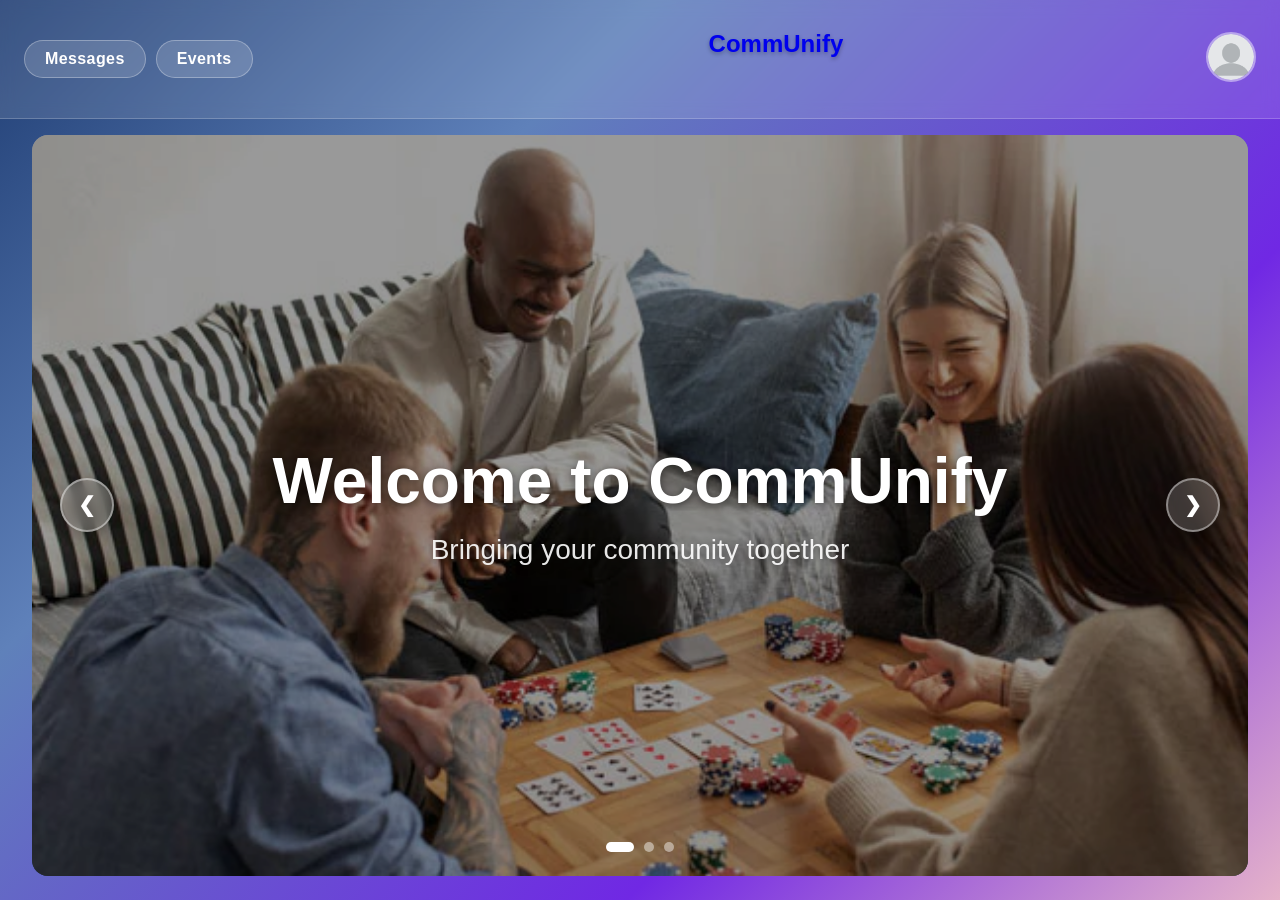
<file: Capstone Project/index.html>
<!DOCTYPE html>
<html lang="en">
<head>
    <meta charset="UTF-8">
    <meta name="viewport" content="width=device-width, initial-scale=1.0">
    <title>Document</title>
    <link rel="stylesheet" href="./style.css">  
</head>
<body class="home-page">

<nav>

<ul>
  <li><a href="./messages.html">Messages</a></li>

  <!-- <li><a href="#">Communify</a></li> -->
  <li><a href="./events.html">Events</a></li>
</ul>


<div class="controls">
    <a href="index.html" class="logo-btn">
<h1 id="title">CommUnify</h1>
</a>

</div>
<div>
  <a href="login.html"><img src="blank pfp.png" alt="Profile" title="Login / Sign Up"></a>
</div>




</nav>

<div class="carousel">
  <div class="carousel-track">
    
    <div class="carousel-slide" style="background-image: url('./people\ img1.webp');">
      <div class="slide-content">
        <h2>Welcome to CommUnify</h2>
        <p>Bringing your community together</p>
      </div>
    </div>
    <div class="carousel-slide" style="background-image: url('./gpsimg.jpg');">
      <div class="slide-content">
        <h2>Local Events</h2>
        <p>Stay up to date with what's happening near you</p>
      </div>
    </div>
    <div class="carousel-slide" style="background-image: url('./msgimg3.jpg');">
      <div class="slide-content">
        <h2>Community Messages</h2>
        <p>Stay connected with your neighbors</p>
      </div>
    </div>
  </div>

  <button class="carousel-btn carousel-prev">&#10094;</button>
  <button class="carousel-btn carousel-next">&#10095;</button>

  <div class="carousel-dots">
    <span class="dot active"></span>
    <span class="dot"></span>
    <span class="dot"></span>
  </div>
</div>

<script>
(function () {
  var track = document.querySelector('.carousel-track');
  if (!track) return;
  var slides = document.querySelectorAll('.carousel-slide');
  var dots = document.querySelectorAll('.dot');
  var prevBtn = document.querySelector('.carousel-prev');
  var nextBtn = document.querySelector('.carousel-next');
  var current = 0;
  var autoPlay;

  function goTo(index) {
    current = (index + slides.length) % slides.length;
    track.style.transform = 'translateX(-' + current * 100 + '%)';
    dots.forEach(function (d, i) { d.classList.toggle('active', i === current); });
  }

  function startAutoPlay() {
    autoPlay = setInterval(function () { goTo(current + 1); }, 5000);
  }

  prevBtn.addEventListener('click', function () { clearInterval(autoPlay); goTo(current - 1); startAutoPlay(); });
  nextBtn.addEventListener('click', function () { clearInterval(autoPlay); goTo(current + 1); startAutoPlay(); });
  dots.forEach(function (dot, i) {
    dot.addEventListener('click', function () { clearInterval(autoPlay); goTo(i); startAutoPlay(); });
  });

  startAutoPlay();
})();
</script>


<script src="./script.js" defer></script>
</body>
</html>
</file>
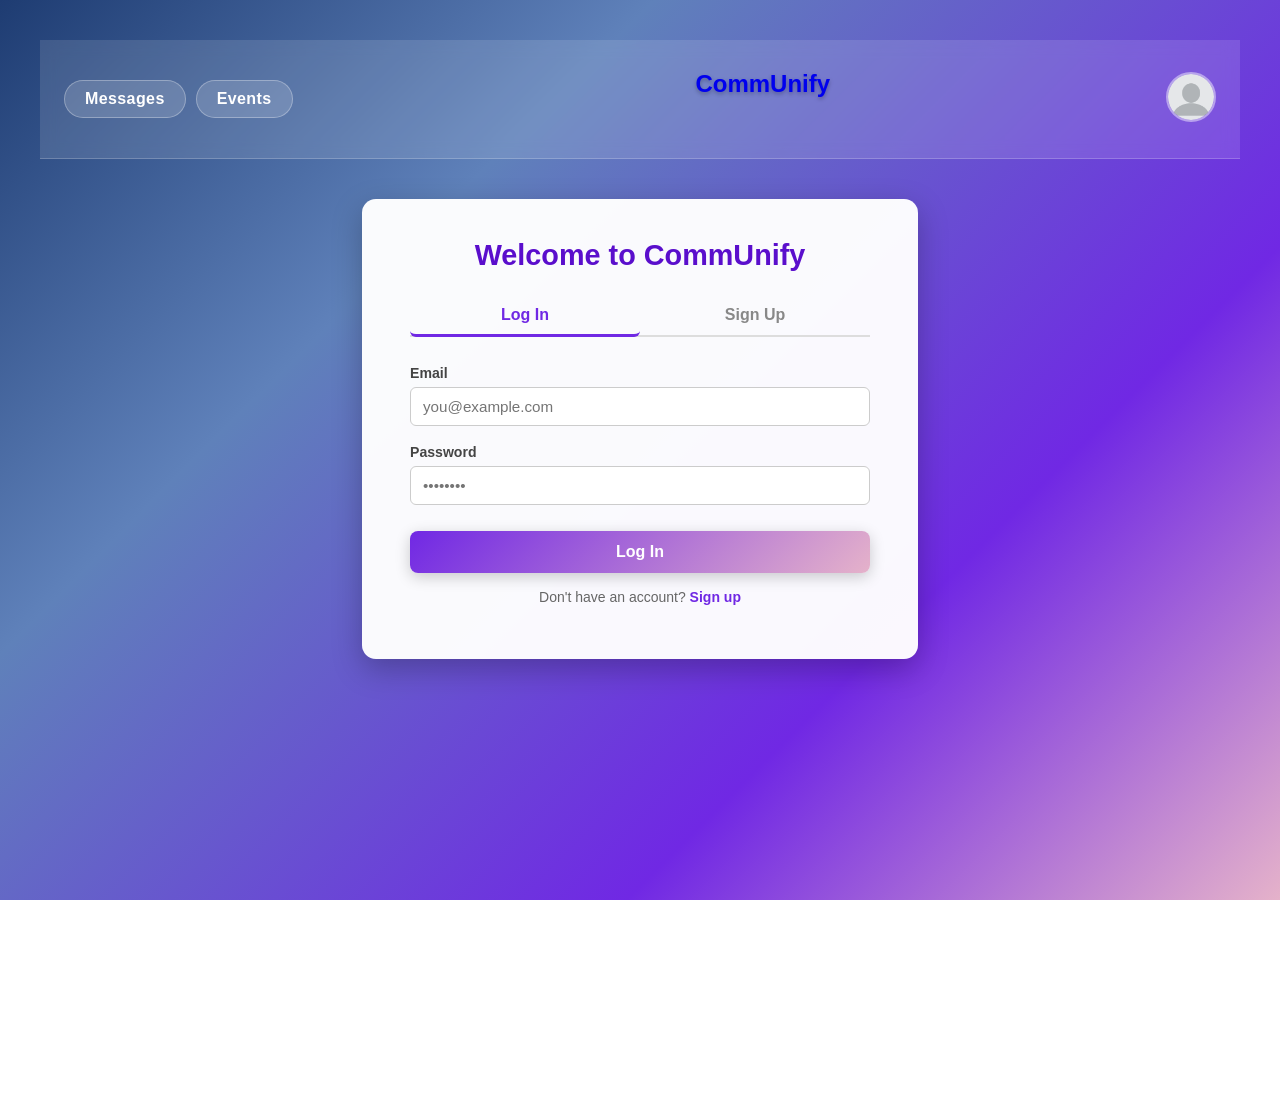
<file: Capstone Project/login.html>
<!DOCTYPE html>
<html lang="en">
<head>
    <meta charset="UTF-8">
    <meta name="viewport" content="width=device-width, initial-scale=1.0">
    <title>CommUnify – Login / Sign Up</title>
    <link rel="stylesheet" href="./test-style.css">
    <style>
        .auth-wrapper {
            display: flex;
            justify-content: center;
            align-items: flex-start;
            padding: 40px 20px;
            min-height: calc(100vh - 80px);
        }

        .auth-card {
            background: rgba(255, 255, 255, 0.97);
            border-radius: 14px;
            box-shadow: 0 10px 30px rgba(0, 0, 0, 0.25);
            padding: 40px 48px;
            width: 100%;
            max-width: 460px;
        }

        .auth-card h2 {
            text-align: center;
            color: #5a0ecc;
            margin-top: 0;
            margin-bottom: 24px;
            font-family: 'Franklin Gothic Medium', 'Arial Narrow', Arial, sans-serif;
            font-size: 1.8rem;
        }

        .tab-row {
            display: flex;
            border-bottom: 2px solid #ddd;
            margin-bottom: 28px;
        }

        .tab-btn {
            flex: 1;
            padding: 10px;
            background: none;
            border: none;
            border-bottom: 3px solid transparent;
            margin-bottom: -2px;
            font-size: 1rem;
            font-weight: bold;
            color: #888;
            cursor: pointer;
            transition: color 0.2s, border-color 0.2s;
            box-shadow: none;
            transform: none;
        }

        .tab-btn:hover {
            color: #7028e4;
            transform: none;
            box-shadow: none;
        }

        .tab-btn.active {
            color: #7028e4;
            border-bottom-color: #7028e4;
        }

        .form-section { display: none; }
        .form-section.visible { display: block; }

        .form-group {
            margin-bottom: 18px;
        }

        .form-group label {
            display: block;
            font-size: 0.88rem;
            font-weight: 600;
            color: #444;
            margin-bottom: 6px;
        }

        .form-group input,
        .form-group select {
            width: 100%;
            padding: 10px 12px;
            border: 1.5px solid #ccc;
            border-radius: 6px;
            font-size: 0.95rem;
            box-sizing: border-box;
            transition: border-color 0.2s;
        }

        .form-group input:focus,
        .form-group select:focus {
            outline: none;
            border-color: #7028e4;
        }

        .form-row {
            display: flex;
            gap: 14px;
        }

        .form-row .form-group {
            flex: 1;
        }

        .submit-btn {
            width: 100%;
            padding: 12px;
            margin-top: 8px;
            background: linear-gradient(135deg, #7028e4 0%, #e5b2ca 100%);
            color: white;
            border: none;
            border-radius: 8px;
            font-size: 1rem;
            font-weight: bold;
            cursor: pointer;
            box-shadow: 0 4px 15px rgba(0, 0, 0, 0.2);
            transition: transform 0.2s, box-shadow 0.2s;
        }

        .submit-btn:hover {
            transform: translateY(-2px);
            box-shadow: 0 6px 20px rgba(0, 0, 0, 0.3);
        }

        .switch-hint {
            text-align: center;
            margin-top: 16px;
            font-size: 0.875rem;
            color: #666;
        }

        .switch-hint a {
            color: #7028e4;
            text-decoration: none;
            font-weight: 600;
        }

        .switch-hint a:hover { text-decoration: underline; }
    </style>
</head>
<body>

<nav>
    <ul>
        <li><a href="./messages.html">Messages</a></li>
        <li><a href="./events.html">Events</a></li>
    </ul>

    <div class="controls">
        <a href="index.html" class="logo-btn">
            <h1 id="title">CommUnify</h1>
        </a>
    </div>

    <div>
        <a href="login.html"><img src="blank pfp.png" alt="Profile" title="Login / Sign Up"></a>
    </div>
</nav>

<div class="auth-wrapper">
    <div class="auth-card">
        <h2>Welcome to CommUnify</h2>

        <div class="tab-row">
            <button class="tab-btn active" onclick="showTab('login', this)">Log In</button>
            <button class="tab-btn" onclick="showTab('signup', this)">Sign Up</button>
        </div>

        <!-- LOGIN FORM -->
        <div id="login" class="form-section visible">
            <form onsubmit="handleLogin(event)">
                <div class="form-group">
                    <label for="login-email">Email</label>
                    <input type="email" id="login-email" placeholder="you@example.com" required>
                </div>
                <div class="form-group">
                    <label for="login-password">Password</label>
                    <input type="password" id="login-password" placeholder="••••••••" required>
                </div>
                <button type="submit" class="submit-btn">Log In</button>
            </form>
            <p class="switch-hint">Don't have an account? <a href="#" onclick="showTab('signup', document.querySelectorAll('.tab-btn')[1])">Sign up</a></p>
        </div>

        <!-- SIGN UP FORM -->
        <div id="signup" class="form-section">
            <form onsubmit="handleSignup(event)">
                <div class="form-row">
                    <div class="form-group">
                        <label for="first-name">First Name</label>
                        <input type="text" id="first-name" placeholder="Jane" required>
                    </div>
                    <div class="form-group">
                        <label for="last-name">Last Name</label>
                        <input type="text" id="last-name" placeholder="Doe" required>
                    </div>
                </div>
                <div class="form-group">
                    <label for="signup-email">Email</label>
                    <input type="email" id="signup-email" placeholder="you@example.com" required>
                </div>
                <div class="form-group">
                    <label for="phone">Phone Number</label>
                    <input type="tel" id="phone" placeholder="(555) 000-0000">
                </div>
                <div class="form-group">
                    <label for="city">City / Neighborhood</label>
                    <input type="text" id="city" placeholder="e.g. Downtown, Westside">
                </div>
                <div class="form-group">
                    <label for="interests">Interests</label>
                    <select id="interests">
                        <option value="">Select a primary interest…</option>
                        <option>Community Events</option>
                        <option>Volunteering</option>
                        <option>Local Sports</option>
                        <option>Arts & Culture</option>
                        <option>Food & Markets</option>
                        <option>Environment</option>
                        <option>Education</option>
                        <option>Other</option>
                    </select>
                </div>
                <div class="form-group">
                    <label for="signup-password">Password</label>
                    <input type="password" id="signup-password" placeholder="At least 8 characters" minlength="8" required>
                </div>
                <div class="form-group">
                    <label for="confirm-password">Confirm Password</label>
                    <input type="password" id="confirm-password" placeholder="••••••••" required>
                </div>
                <button type="submit" class="submit-btn">Create Account</button>
            </form>
            <p class="switch-hint">Already have an account? <a href="#" onclick="showTab('login', document.querySelectorAll('.tab-btn')[0])">Log in</a></p>
        </div>
    </div>
</div>

<script>
    function showTab(tabId, btn) {
        document.querySelectorAll('.form-section').forEach(s => s.classList.remove('visible'));
        document.querySelectorAll('.tab-btn').forEach(b => b.classList.remove('active'));
        document.getElementById(tabId).classList.add('visible');
        btn.classList.add('active');
    }

    function handleLogin(e) {
        e.preventDefault();
        alert('Logged in successfully! (connect to your backend to persist this)');
    }

    function handleSignup(e) {
        e.preventDefault();
        const pw = document.getElementById('signup-password').value;
        const confirm = document.getElementById('confirm-password').value;
        if (pw !== confirm) {
            alert('Passwords do not match.');
            return;
        }
        alert('Account created! Welcome to CommUnify.');
    }
</script>

</body>
</html>
</file>
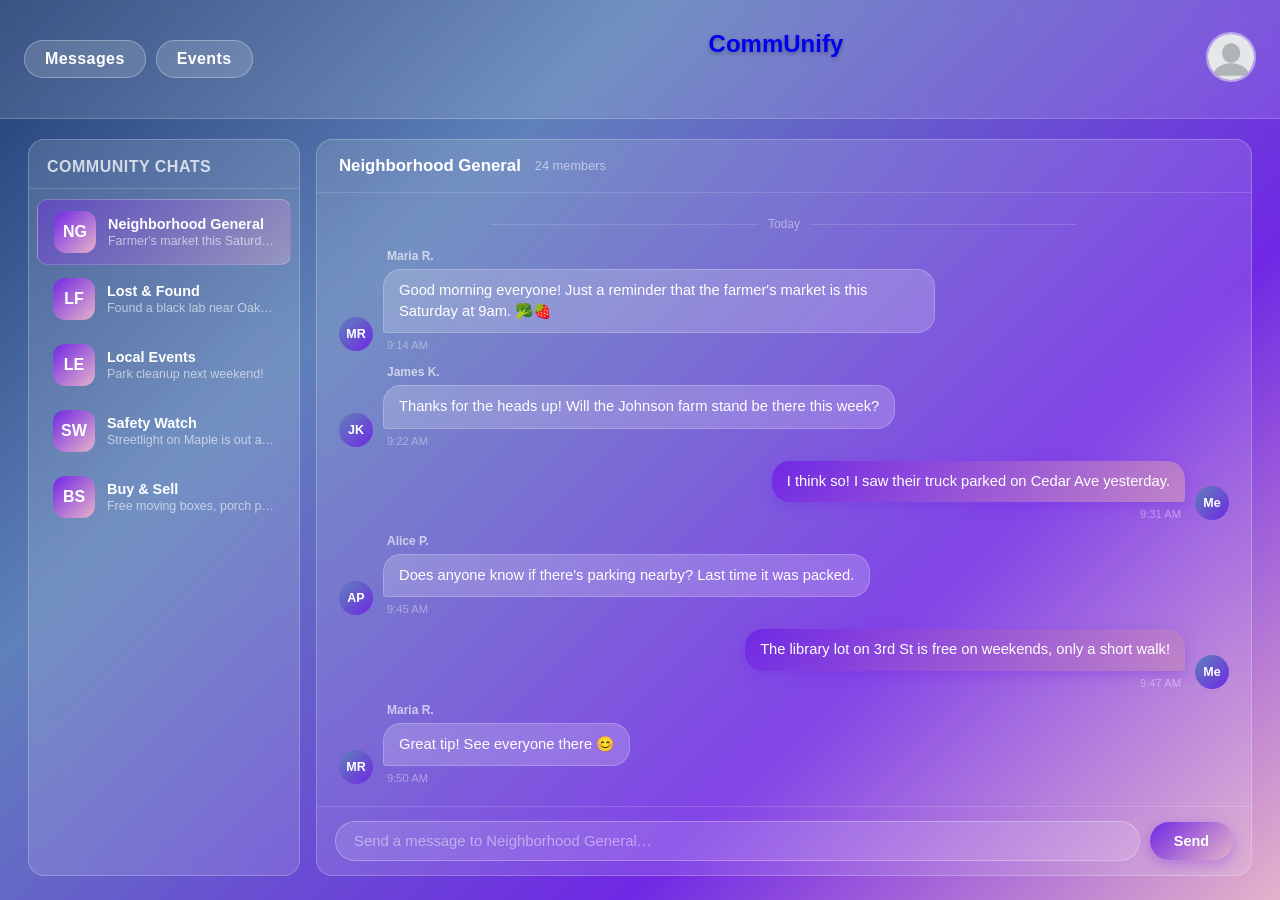
<file: Capstone Project/messages.html>
<!DOCTYPE html>
<html lang="en">
<head>
    <meta charset="UTF-8">
    <meta name="viewport" content="width=device-width, initial-scale=1.0">
    <title>CommUnify – Messages</title>
    <link rel="stylesheet" href="./style.css">
    <style>
        body.messages-page {
            display: flex;
            flex-direction: column;
            height: 100vh;
            margin: 0;
            padding: 0;
            overflow: hidden;
        }

        body.messages-page nav {
            flex-shrink: 0;
        }

        /* ── Two-panel layout ── */
        .msg-layout {
            display: flex;
            flex: 1;
            overflow: hidden;
            gap: 0;
            padding: 20px 28px 24px;
            gap: 16px;
            box-sizing: border-box;
        }

        /* ── Sidebar ── */
        .msg-sidebar {
            width: 270px;
            flex-shrink: 0;
            display: flex;
            flex-direction: column;
            background: rgba(255, 255, 255, 0.13);
            backdrop-filter: blur(14px);
            -webkit-backdrop-filter: blur(14px);
            border: 1px solid rgba(255, 255, 255, 0.22);
            border-radius: 16px;
            overflow: hidden;
        }

        .sidebar-header {
            padding: 18px 18px 12px;
            border-bottom: 1px solid rgba(255, 255, 255, 0.15);
        }

        .sidebar-header h2 {
            margin: 0;
            font-size: 1rem;
            font-weight: 700;
            color: white;
            letter-spacing: 0.5px;
            text-transform: uppercase;
            opacity: 0.75;
            font-family: 'Franklin Gothic Medium', 'Arial Narrow', Arial, sans-serif;
        }

        .convo-list {
            list-style: none;
            margin: 0;
            padding: 8px 0;
            overflow-y: auto;
            flex: 1;
        }

        .convo-list::-webkit-scrollbar { width: 4px; }
        .convo-list::-webkit-scrollbar-track { background: transparent; }
        .convo-list::-webkit-scrollbar-thumb { background: rgba(255,255,255,0.25); border-radius: 4px; }

        .convo-item {
            display: flex;
            align-items: center;
            gap: 12px;
            padding: 11px 16px;
            cursor: pointer;
            border-radius: 10px;
            margin: 2px 8px;
            transition: background 0.2s;
        }

        .convo-item:hover {
            background: rgba(255, 255, 255, 0.1);
        }

        .convo-item.active {
            background: linear-gradient(135deg, rgba(112,40,228,0.45), rgba(229,178,202,0.35));
            border: 1px solid rgba(255,255,255,0.2);
        }

        .convo-avatar {
            width: 42px;
            height: 42px;
            border-radius: 12px;
            background: linear-gradient(135deg, #7028e4, #e5b2ca);
            display: flex;
            align-items: center;
            justify-content: center;
            font-weight: 700;
            font-size: 1rem;
            color: white;
            flex-shrink: 0;
            font-family: 'Franklin Gothic Medium', 'Arial Narrow', Arial, sans-serif;
        }

        .convo-info {
            display: flex;
            flex-direction: column;
            min-width: 0;
        }

        .convo-name {
            font-weight: 600;
            font-size: 0.9rem;
            color: white;
            white-space: nowrap;
            overflow: hidden;
            text-overflow: ellipsis;
        }

        .convo-preview {
            font-size: 0.78rem;
            color: rgba(255,255,255,0.6);
            white-space: nowrap;
            overflow: hidden;
            text-overflow: ellipsis;
            margin-top: 2px;
        }

        /* ── Main panel ── */
        .msg-main {
            flex: 1;
            display: flex;
            flex-direction: column;
            background: rgba(255, 255, 255, 0.13);
            backdrop-filter: blur(14px);
            -webkit-backdrop-filter: blur(14px);
            border: 1px solid rgba(255, 255, 255, 0.22);
            border-radius: 16px;
            overflow: hidden;
        }

        .msg-header {
            display: flex;
            align-items: center;
            gap: 10px;
            padding: 16px 22px;
            border-bottom: 1px solid rgba(255, 255, 255, 0.15);
            flex-shrink: 0;
        }

        .msg-channel-name {
            font-size: 1.05rem;
            font-weight: 700;
            color: white;
            font-family: 'Franklin Gothic Medium', 'Arial Narrow', Arial, sans-serif;
        }

        .msg-member-count {
            font-size: 0.8rem;
            color: rgba(255,255,255,0.55);
            margin-left: 4px;
        }

        /* ── Feed ── */
        .msg-feed {
            flex: 1;
            overflow-y: auto;
            padding: 20px 22px;
            display: flex;
            flex-direction: column;
            gap: 14px;
        }

        .msg-feed::-webkit-scrollbar { width: 4px; }
        .msg-feed::-webkit-scrollbar-track { background: transparent; }
        .msg-feed::-webkit-scrollbar-thumb { background: rgba(255,255,255,0.25); border-radius: 4px; }

        /* Date divider */
        .msg-date-divider {
            text-align: center;
            font-size: 0.75rem;
            color: rgba(255,255,255,0.45);
            margin: 4px 0;
            position: relative;
        }

        .msg-date-divider::before,
        .msg-date-divider::after {
            content: '';
            display: inline-block;
            width: 30%;
            height: 1px;
            background: rgba(255,255,255,0.15);
            vertical-align: middle;
            margin: 0 10px;
        }

        /* Message row */
        .msg-row {
            display: flex;
            align-items: flex-end;
            gap: 10px;
        }

        .msg-row.own {
            flex-direction: row-reverse;
        }

        .msg-sender-avatar {
            width: 34px;
            height: 34px;
            border-radius: 50%;
            background: linear-gradient(135deg, #5f81ba, #7028e4);
            display: flex;
            align-items: center;
            justify-content: center;
            font-size: 0.78rem;
            font-weight: 700;
            color: white;
            flex-shrink: 0;
        }

        .msg-bubble-group {
            display: flex;
            flex-direction: column;
            max-width: 62%;
            gap: 4px;
        }

        .msg-row.own .msg-bubble-group {
            align-items: flex-end;
        }

        .msg-sender-name {
            font-size: 0.75rem;
            font-weight: 600;
            color: rgba(255,255,255,0.65);
            margin-bottom: 2px;
            padding: 0 4px;
        }

        .msg-row.own .msg-sender-name { display: none; }

        .msg-bubble {
            padding: 10px 15px;
            border-radius: 18px;
            font-size: 0.92rem;
            line-height: 1.45;
            word-break: break-word;
        }

        /* Others' messages */
        .msg-bubble.other {
            background: rgba(255, 255, 255, 0.18);
            border: 1px solid rgba(255, 255, 255, 0.22);
            color: white;
            border-bottom-left-radius: 4px;
        }

        /* Own messages */
        .msg-bubble.own {
            background: linear-gradient(135deg, #7028e4, #c084c8);
            color: white;
            border-bottom-right-radius: 4px;
            box-shadow: 0 4px 14px rgba(112, 40, 228, 0.35);
        }

        .msg-time {
            font-size: 0.7rem;
            color: rgba(255,255,255,0.4);
            padding: 0 4px;
            margin-top: 2px;
        }

        /* ── Compose bar ── */
        .msg-compose {
            display: flex;
            align-items: center;
            gap: 10px;
            padding: 14px 18px;
            border-top: 1px solid rgba(255, 255, 255, 0.15);
            flex-shrink: 0;
        }

        .msg-input {
            flex: 1;
            padding: 11px 18px;
            border-radius: 25px;
            border: 1px solid rgba(255, 255, 255, 0.28);
            background: rgba(255, 255, 255, 0.12);
            color: white;
            font-size: 0.93rem;
            font-family: Arial, sans-serif;
            outline: none;
            transition: border-color 0.2s, background 0.2s;
        }

        .msg-input::placeholder { color: rgba(255,255,255,0.45); }

        .msg-input:focus {
            border-color: rgba(255,255,255,0.5);
            background: rgba(255,255,255,0.18);
        }

        .msg-send-btn {
            padding: 11px 24px;
            background: linear-gradient(135deg, #7028e4, #e5b2ca);
            color: white;
            border: none;
            border-radius: 25px;
            font-size: 0.9rem;
            font-weight: 700;
            cursor: pointer;
            box-shadow: 0 4px 14px rgba(112,40,228,0.35);
            transition: transform 0.2s, box-shadow 0.2s;
            flex-shrink: 0;
        }

        .msg-send-btn:hover {
            transform: translateY(-2px);
            box-shadow: 0 6px 20px rgba(112,40,228,0.5);
        }
    </style>
</head>
<body class="messages-page">

<nav>
    <ul>
        <li><a href="./messages.html">Messages</a></li>
        <li><a href="./events.html">Events</a></li>
    </ul>
    <div class="controls">
        <a href="index.html" class="logo-btn">
            <h1 id="title">CommUnify</h1>
        </a>
    </div>
    <div>
        <a href="login.html"><img src="blank pfp.png" alt="Profile" title="Login / Sign Up"></a>
    </div>
</nav>

<div class="msg-layout">

    <!-- Sidebar -->
    <aside class="msg-sidebar">
        <div class="sidebar-header">
            <h2>Community Chats</h2>
        </div>
        <ul class="convo-list" id="convo-list">
            <li class="convo-item active" data-channel="Neighborhood General" data-members="24">
                <div class="convo-avatar">NG</div>
                <div class="convo-info">
                    <span class="convo-name">Neighborhood General</span>
                    <span class="convo-preview">Farmer's market this Saturday!</span>
                </div>
            </li>
            <li class="convo-item" data-channel="Lost & Found" data-members="12">
                <div class="convo-avatar">LF</div>
                <div class="convo-info">
                    <span class="convo-name">Lost &amp; Found</span>
                    <span class="convo-preview">Found a black lab near Oak St</span>
                </div>
            </li>
            <li class="convo-item" data-channel="Local Events" data-members="38">
                <div class="convo-avatar">LE</div>
                <div class="convo-info">
                    <span class="convo-name">Local Events</span>
                    <span class="convo-preview">Park cleanup next weekend!</span>
                </div>
            </li>
            <li class="convo-item" data-channel="Safety Watch" data-members="19">
                <div class="convo-avatar">SW</div>
                <div class="convo-info">
                    <span class="convo-name">Safety Watch</span>
                    <span class="convo-preview">Streetlight on Maple is out again</span>
                </div>
            </li>
            <li class="convo-item" data-channel="Buy & Sell" data-members="51">
                <div class="convo-avatar">BS</div>
                <div class="convo-info">
                    <span class="convo-name">Buy &amp; Sell</span>
                    <span class="convo-preview">Free moving boxes, porch pickup</span>
                </div>
            </li>
        </ul>
    </aside>

    <!-- Main chat panel -->
    <section class="msg-main">
        <div class="msg-header">
            <span class="msg-channel-name" id="channel-name">Neighborhood General</span>
            <span class="msg-member-count" id="member-count">24 members</span>
        </div>

        <div class="msg-feed" id="msg-feed">
            <div class="msg-date-divider">Today</div>

            <div class="msg-row">
                <div class="msg-sender-avatar">MR</div>
                <div class="msg-bubble-group">
                    <span class="msg-sender-name">Maria R.</span>
                    <div class="msg-bubble other">Good morning everyone! Just a reminder that the farmer's market is this Saturday at 9am. 🥦🍓</div>
                    <span class="msg-time">9:14 AM</span>
                </div>
            </div>

            <div class="msg-row">
                <div class="msg-sender-avatar">JK</div>
                <div class="msg-bubble-group">
                    <span class="msg-sender-name">James K.</span>
                    <div class="msg-bubble other">Thanks for the heads up! Will the Johnson farm stand be there this week?</div>
                    <span class="msg-time">9:22 AM</span>
                </div>
            </div>

            <div class="msg-row own">
                <div class="msg-sender-avatar">Me</div>
                <div class="msg-bubble-group">
                    <div class="msg-bubble own">I think so! I saw their truck parked on Cedar Ave yesterday.</div>
                    <span class="msg-time">9:31 AM</span>
                </div>
            </div>

            <div class="msg-row">
                <div class="msg-sender-avatar">AP</div>
                <div class="msg-bubble-group">
                    <span class="msg-sender-name">Alice P.</span>
                    <div class="msg-bubble other">Does anyone know if there's parking nearby? Last time it was packed.</div>
                    <span class="msg-time">9:45 AM</span>
                </div>
            </div>

            <div class="msg-row own">
                <div class="msg-sender-avatar">Me</div>
                <div class="msg-bubble-group">
                    <div class="msg-bubble own">The library lot on 3rd St is free on weekends, only a short walk!</div>
                    <span class="msg-time">9:47 AM</span>
                </div>
            </div>

            <div class="msg-row">
                <div class="msg-sender-avatar">MR</div>
                <div class="msg-bubble-group">
                    <span class="msg-sender-name">Maria R.</span>
                    <div class="msg-bubble other">Great tip! See everyone there 😊</div>
                    <span class="msg-time">9:50 AM</span>
                </div>
            </div>
        </div>

        <form class="msg-compose" id="msg-form">
            <input class="msg-input" id="msg-input" type="text" placeholder="Send a message to Neighborhood General…" autocomplete="off">
            <button class="msg-send-btn" type="submit">Send</button>
        </form>
    </section>

</div>

<script>
(function () {
    var form = document.getElementById('msg-form');
    var input = document.getElementById('msg-input');
    var feed = document.getElementById('msg-feed');
    var channelName = document.getElementById('channel-name');
    var memberCount = document.getElementById('member-count');

    function now() {
        var d = new Date();
        var h = d.getHours(), m = d.getMinutes();
        var ampm = h >= 12 ? 'PM' : 'AM';
        h = h % 12 || 12;
        return h + ':' + (m < 10 ? '0' : '') + m + ' ' + ampm;
    }

    function addMessage(text) {
        var row = document.createElement('div');
        row.className = 'msg-row own';
        row.innerHTML =
            '<div class="msg-sender-avatar">Me</div>' +
            '<div class="msg-bubble-group">' +
                '<div class="msg-bubble own">' + escHtml(text) + '</div>' +
                '<span class="msg-time">' + now() + '</span>' +
            '</div>';
        feed.appendChild(row);
        feed.scrollTop = feed.scrollHeight;
    }

    function escHtml(s) {
        return s.replace(/&/g,'&amp;').replace(/</g,'&lt;').replace(/>/g,'&gt;');
    }

    form.addEventListener('submit', function (e) {
        e.preventDefault();
        var text = input.value.trim();
        if (!text) return;
        addMessage(text);
        input.value = '';
        input.focus();
    });

    // Switch channels
    document.getElementById('convo-list').addEventListener('click', function (e) {
        var item = e.target.closest('.convo-item');
        if (!item) return;
        document.querySelectorAll('.convo-item').forEach(function (el) { el.classList.remove('active'); });
        item.classList.add('active');
        var ch = item.dataset.channel;
        channelName.textContent = ch;
        memberCount.textContent = item.dataset.members + ' members';
        input.placeholder = 'Send a message to ' + ch + '…';
    });

    feed.scrollTop = feed.scrollHeight;
})();
</script>

<script src="./script.js"></script>
</body>
</html>
</file>
<file: Capstone Project/style.css>
.container{

    display:grid;
}

.containter2{
   display:grid;
}

.container3{
    display:grid;
}

.container4{
    display:grid;
}


nav img {
    width: 46px;
    height: 46px;
    border-radius: 50%;
    object-fit: cover;
    margin-left: auto;
    border: 2px solid rgba(255, 255, 255, 0.45);
    transition: border-color 0.2s, transform 0.2s;
}

nav img:hover {
    border-color: white;
    transform: scale(1.08);
}





nav ul {
    list-style-type: none;
    margin: 0;
    padding: 0;
    display: flex;
    align-items: center;
    gap: 10px;
    width: 33%;
}

nav {
    display: flex;
    justify-content: space-between;
    align-items: center;
    overflow: visible;
    padding: 10px 24px;
    background: rgba(255, 255, 255, 0.12);
    backdrop-filter: blur(8px);
    -webkit-backdrop-filter: blur(8px);
    border-bottom: 1px solid rgba(255, 255, 255, 0.2);
}

nav ul li a {
    display: block;
    color: white;
    font-family: 'Franklin Gothic Medium', 'Arial Narrow', Arial, sans-serif;
    padding: 9px 20px;
    text-decoration: none;
    background: rgba(255, 255, 255, 0.15);
    border: 1px solid rgba(255, 255, 255, 0.3);
    border-radius: 25px;
    font-weight: 600;
    letter-spacing: 0.4px;
    transition: background 0.2s, transform 0.2s, border-color 0.2s, box-shadow 0.2s;
}

nav div {
    width: 33%;
    display: flex;
    justify-content: flex-end;
    align-items: center;
}

nav ul li a:hover {
    background: linear-gradient(135deg, #7028e4, #e5b2ca);
    border-color: transparent;
    transform: translateY(-2px);
    box-shadow: 0 4px 14px rgba(112, 40, 228, 0.4);
}

#title{
  
width:33%;
    text-align:center;

}



body {
    font-family: Arial, sans-serif;
    margin: 40px;
    /* Beautiful blue, purple, and purplish-pink gradient */
    background: linear-gradient(135deg, #1e3c72 0%, #5f81ba 30%, #7028e4 70%, #e5b2ca 100%);
    background-attachment: fixed; /* Keeps the gradient smooth while scrolling */
    color: #333;
}

#calendar-container {
    max-width: 900px;
    margin: 0 auto;
    background: rgba(255, 255, 255, 0.95); /* Slight transparency to look modern */
    padding: 20px;
    border-radius: 12px;
    box-shadow: 0 10px 30px rgba(0, 0, 0, 0.25);
}

.controls {
    text-align: center;
    margin-bottom: 20px;
    color: #ffffff; /* White text so it's readable over the gradient */
    text-shadow: 0 2px 4px rgba(0,0,0,0.3);
}

.controls h2 {
    margin-top: 0;
    font-size: 2rem;
    font-weight: 600;
}

button {
    padding: 12px 24px;
    background: linear-gradient(135deg, #7028e4 0%, #e5b2ca 100%);
    color: white;
    border: none;
    border-radius: 6px;
    cursor: pointer;
    font-size: 14px;
    font-weight: bold;
    box-shadow: 0 4px 15px rgba(0, 0, 0, 0.2);
    transition: transform 0.2s, box-shadow 0.2s;
}

button:hover {
    transform: translateY(-2px);
    box-shadow: 0 6px 20px rgba(0, 0, 0, 0.3);
}

/* Custom tweaks to make FullCalendar look great on the new background */
.fc {
    background: transparent;
}

.fc-toolbar-title {
    color: #333 !important;
}

.logo-btn {
    text-decoration: none; /* Removes the default hyperlink underline */
    display: inline-block;
    margin-bottom: 10px;
    transition: transform 0.2s ease;
    text-size-adjust: initial;
}

/* ── Home page full-viewport layout ── */
body.home-page {
    display: flex;
    flex-direction: column;
    height: 100vh;
    margin: 0;
    padding: 0;
    overflow: hidden;
}

body.home-page nav {
    flex-shrink: 0;
}

/* ── Carousel ── */
.carousel {
    flex: 1;
    position: relative;
    overflow: hidden;
    margin: 16px 32px 24px;
    border-radius: 16px;
}

.carousel-track {
    display: flex;
    height: 100%;
    transition: transform 0.5s ease;
}

.carousel-slide {
    min-width: 100%;
    height: 100%;
    display: flex;
    align-items: center;
    justify-content: center;
    /* Image fills the slide and stays centered/cropped */
    background-size: cover;
    background-position: center;
    background-repeat: no-repeat;
    /* Fallback gradient shown when no image URL is set */
    background-color: #1e3c72;
    /* Dark tint so text is always readable over any photo */
    position: relative;
}

.carousel-slide::before {
    content: '';
    position: absolute;
    inset: 0;
    background: rgba(0, 0, 0, 0.4);
}

.carousel-slide .slide-content {
    position: relative; /* sit above the tint overlay */
    z-index: 1;
}

.slide-content {
    text-align: center;
    color: white;
    text-shadow: 0 2px 10px rgba(0, 0, 0, 0.5);
    padding: 0 20px;
}

.slide-content h2 {
    font-size: clamp(2rem, 5vw, 4rem);
    margin: 0 0 1rem;
    font-family: 'Franklin Gothic Medium', 'Arial Narrow', Arial, sans-serif;
}

.slide-content p {
    font-size: clamp(1rem, 2.5vw, 1.75rem);
    margin: 0;
    opacity: 0.9;
}

.carousel-btn {
    position: absolute;
    top: 50%;
    transform: translateY(-50%);
    background: rgba(255, 255, 255, 0.18);
    backdrop-filter: blur(8px);
    -webkit-backdrop-filter: blur(8px);
    border: 2px solid rgba(255, 255, 255, 0.4);
    color: white;
    font-size: 1.3rem;
    width: 54px;
    height: 54px;
    padding: 0;
    cursor: pointer;
    border-radius: 50%;
    z-index: 10;
    transition: background 0.25s, transform 0.25s, box-shadow 0.25s, border-color 0.25s;
    display: flex;
    align-items: center;
    justify-content: center;
    box-shadow: 0 4px 16px rgba(0, 0, 0, 0.25);
}

.carousel-btn:hover {
    background: linear-gradient(135deg, rgba(112, 40, 228, 0.55), rgba(229, 178, 202, 0.55));
    border-color: rgba(255, 255, 255, 0.65);
    transform: translateY(-50%) scale(1.12);
    box-shadow: 0 6px 22px rgba(112, 40, 228, 0.4);
}

.carousel-prev { left: 28px; }
.carousel-next { right: 28px; }

.carousel-dots {
    position: absolute;
    bottom: 24px;
    left: 50%;
    transform: translateX(-50%);
    display: flex;
    gap: 10px;
}

.dot {
    width: 10px;
    height: 10px;
    border-radius: 5px;
    background: rgba(255, 255, 255, 0.45);
    cursor: pointer;
    transition: background 0.3s, width 0.3s, opacity 0.3s;
    border: none;
}

.dot.active {
    background: white;
    width: 28px;
    opacity: 1;
}
</file>
<file: Capstone Project/test-style.css>
nav img {
    width: 46px;
    height: 46px;
    border-radius: 50%;
    object-fit: cover;
    margin-left: auto;
    border: 2px solid rgba(255, 255, 255, 0.45);
    transition: border-color 0.2s, transform 0.2s;
}

nav img:hover {
    border-color: white;
    transform: scale(1.08);
}

nav ul {
    list-style-type: none;
    margin: 0;
    padding: 0;
    display: flex;
    align-items: center;
    gap: 10px;
    width: 33%;
}

nav {
    display: flex;
    justify-content: space-between;
    align-items: center;
    overflow: visible;
    padding: 10px 24px;
    background: rgba(255, 255, 255, 0.12);
    backdrop-filter: blur(8px);
    -webkit-backdrop-filter: blur(8px);
    border-bottom: 1px solid rgba(255, 255, 255, 0.2);
}

nav ul li a {
    display: block;
    color: white;
    font-family: 'Franklin Gothic Medium', 'Arial Narrow', Arial, sans-serif;
    padding: 9px 20px;
    text-decoration: none;
    background: rgba(255, 255, 255, 0.15);
    border: 1px solid rgba(255, 255, 255, 0.3);
    border-radius: 25px;
    font-weight: 600;
    letter-spacing: 0.4px;
    transition: background 0.2s, transform 0.2s, border-color 0.2s, box-shadow 0.2s;
}

nav div {
    width: 33%;
    display: flex;
    justify-content: flex-end;
    align-items: center;
}

nav ul li a:hover {
    background: linear-gradient(135deg, #7028e4, #e5b2ca);
    border-color: transparent;
    transform: translateY(-2px);
    box-shadow: 0 4px 14px rgba(112, 40, 228, 0.4);
}

#title {
    width: 33%;
    text-align: center;
}

nav h1 {
    display: block;
    font-family: 'Franklin Gothic Medium', 'Arial Narrow', Arial, sans-serif;
}

.logo-btn {
    text-decoration: none;
    display: inline-block;
    margin-bottom: 10px;
    transition: transform 0.2s ease;
}

body {
    font-family: Arial, sans-serif;
    margin: 40px;
    background: linear-gradient(135deg, #1e3c72 0%, #5f81ba 30%, #7028e4 70%, #e5b2ca 100%);
    background-attachment: fixed;
    color: #333;
}

#calendar-container {
    max-width: 900px;
    margin: 0 auto;
    background: rgba(255, 255, 255, 0.95);
    padding: 20px;
    border-radius: 12px;
    box-shadow: 0 10px 30px rgba(0, 0, 0, 0.25);
}

.controls {
    text-align: center;
    margin-bottom: 20px;
    color: #ffffff;
    text-shadow: 0 2px 4px rgba(0,0,0,0.3);
}

.controls h2 {
    margin-top: 0;
    font-size: 2rem;
    font-weight: 600;
}

button {
    padding: 12px 24px;
    background: linear-gradient(135deg, #7028e4 0%, #e5b2ca 100%);
    color: white;
    border: none;
    border-radius: 6px;
    cursor: pointer;
    font-size: 14px;
    font-weight: bold;
    box-shadow: 0 4px 15px rgba(0, 0, 0, 0.2);
    transition: transform 0.2s, box-shadow 0.2s;
}

button:hover {
    transform: translateY(-2px);
    box-shadow: 0 6px 20px rgba(0, 0, 0, 0.3);
}

/* Custom tweaks to make FullCalendar look great on the new background */
.fc {
    background: transparent;
}

.fc-toolbar-title {
    color: #333 !important;
}
</file>
